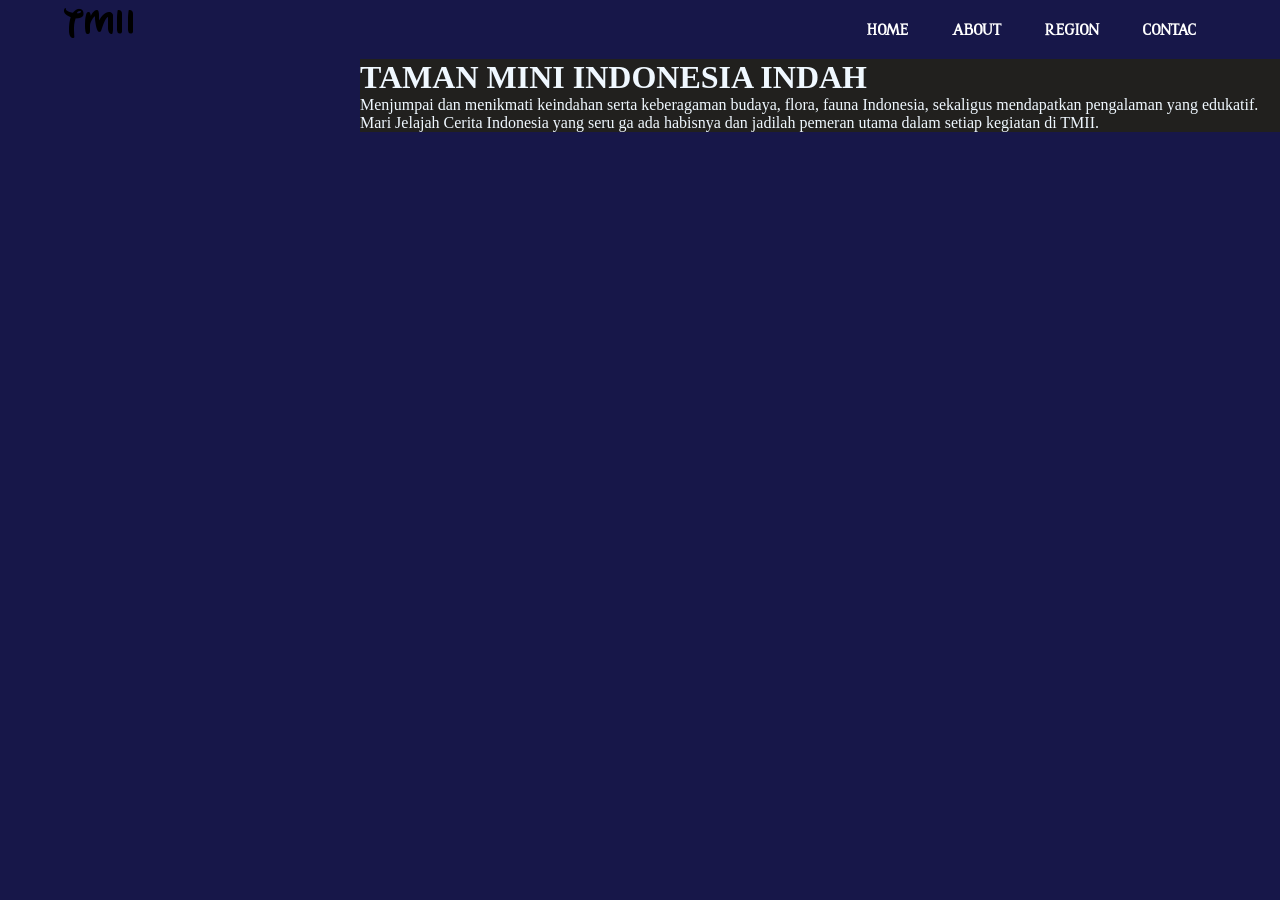
<file: about.html>
<!DOCTYPE html>
<html lang="en">
<head>
    <meta charset="UTF-8">
    <meta name="viewport" content="width=device-width, initial-scale=1.0">
    <title>TMII |ABOUT</title>
    <link rel="stylesheet" href="about.css">
    <link rel="stylesheet" href="https://cdnjs.cloudflare.com/ajax/libs/font-awesome/6.2.0/css/all.min.css">
    <link rel="icon" href="./img/img/icon-tmii.jpg" type="image/gif" sizes="16x16">
    <!-- link icon web utama -->
    <link href='https://unpkg.com/boxicons@2.1.4/css/boxicons.min.css' rel='stylesheet'>
</head>

<body>
    <div class="container">

        <div class="navbar"> 
            <h1 class="logo">TMII</h1>
            <ul>
                <li><a href="">HOME</a></li>
                <li><a href="">ABOUT</a></li>
                <li><a href="">REGION</a></li>
                <li><a href="">CONTAC</a></li>
            </ul>
        </div>

        <div class="info1">
            <h1>TAMAN MINI INDONESIA INDAH</h1>
            <div class="box">
                <div class="box-info">
                    <p>Menjumpai dan menikmati keindahan serta keberagaman budaya, flora, fauna Indonesia, sekaligus mendapatkan pengalaman yang edukatif.<br> 
                    Mari Jelajah Cerita Indonesia yang seru ga ada habisnya dan jadilah pemeran utama dalam setiap kegiatan di TMII.</p>
                </div>
            </div>
        </div>

    </div>
    
</body>
</html>
</file>
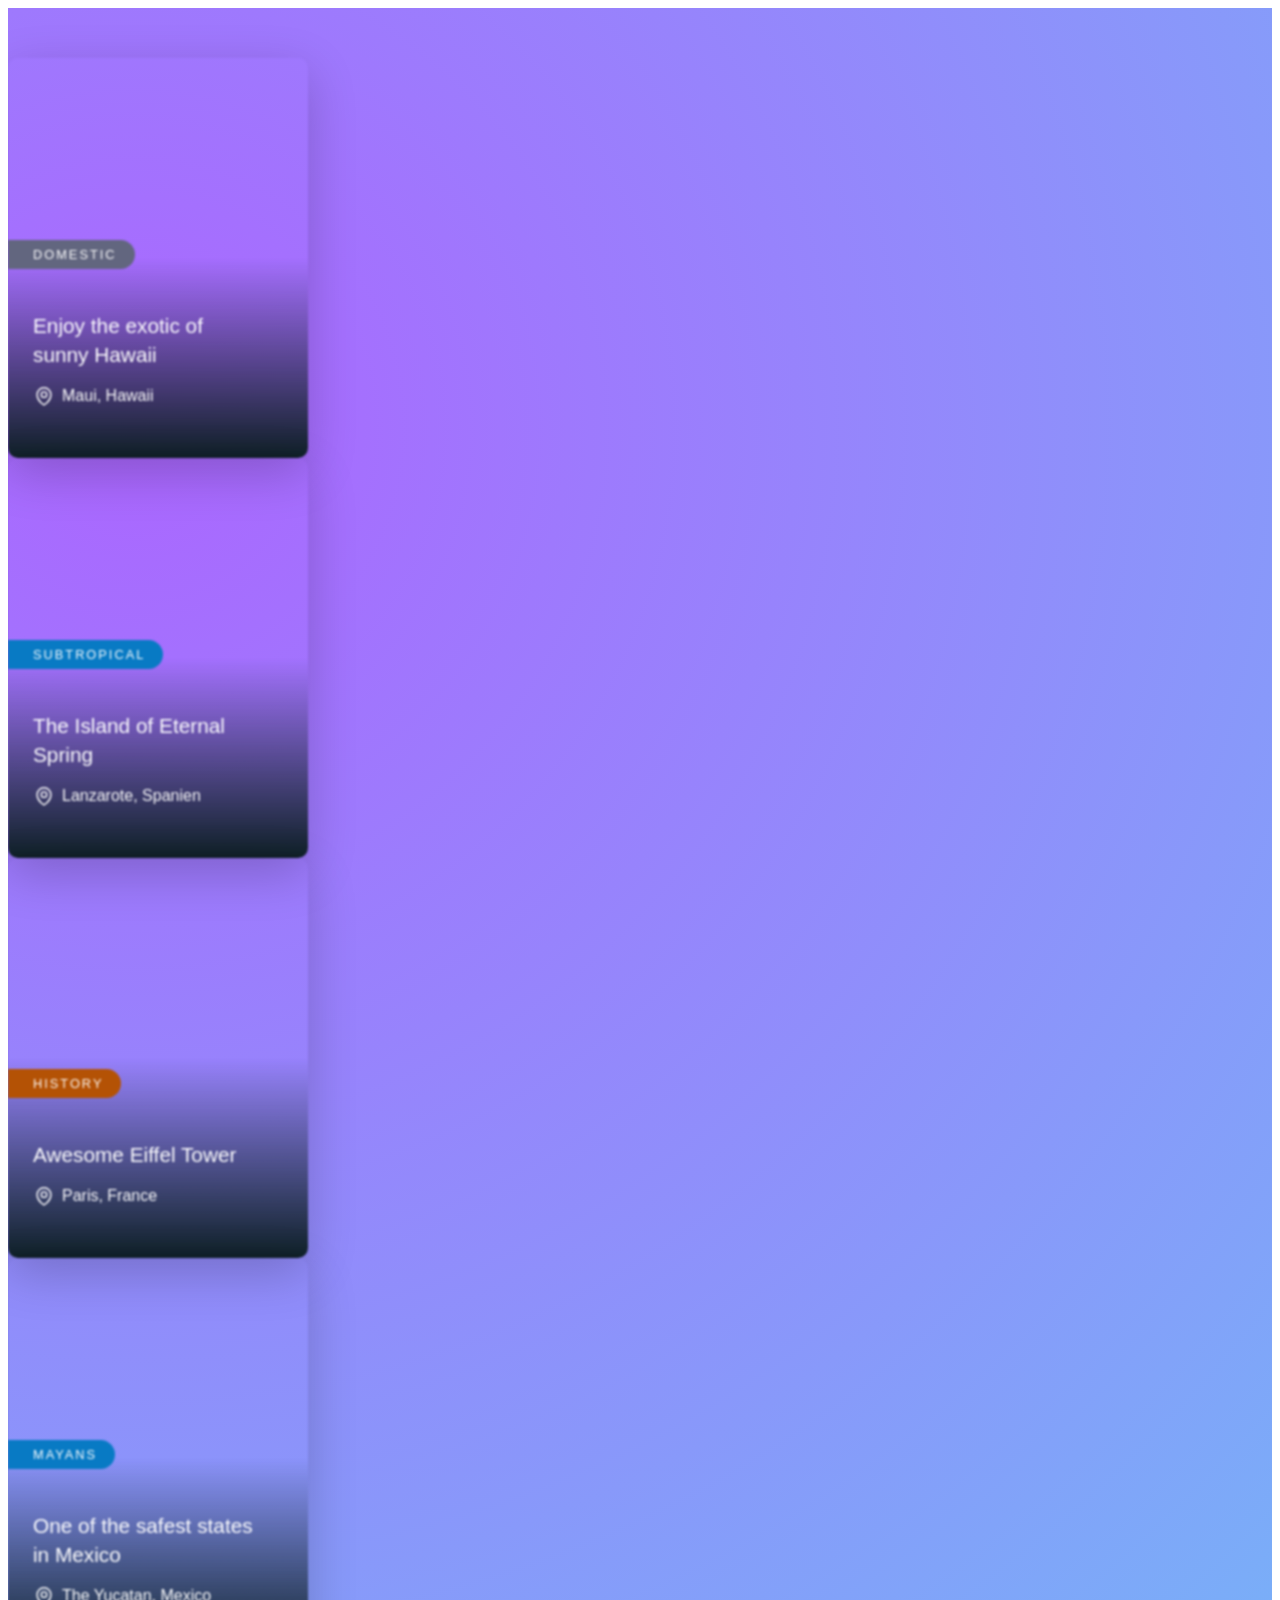
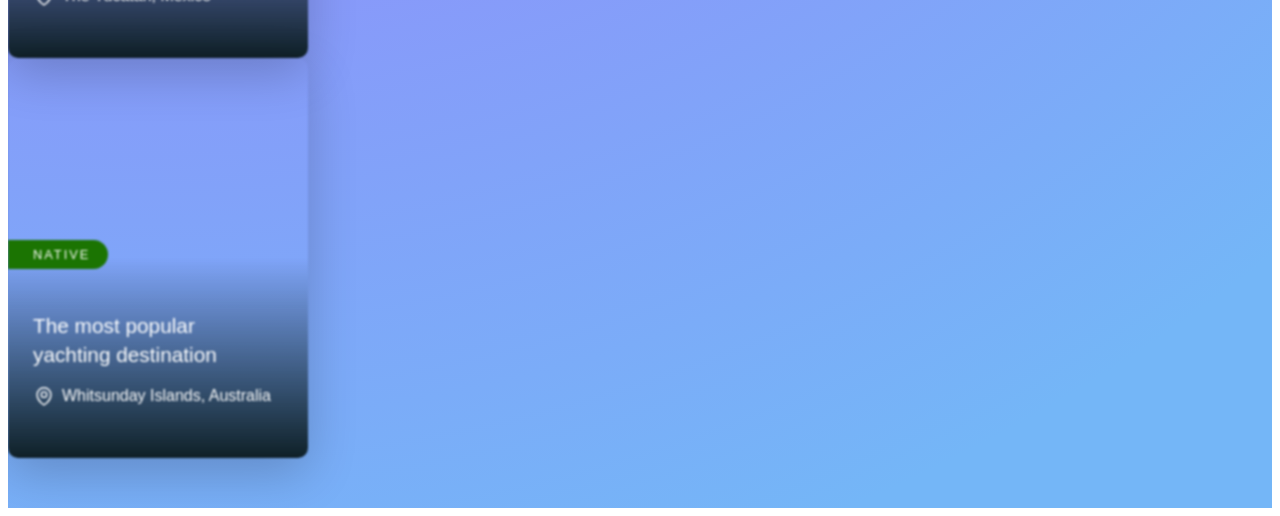
<file: coba.html>
<!DOCTYPE html>
<html lang="en">

<head>
    <meta charset="UTF-8">
    <meta name="viewport" content="width=device-width, initial-scale=1.0">
    <style>
        section {
            position: relative;
            width: 100%;
            min-height: 100vh;
            display: flex;
            justify-content: center;
            align-items: center;
            background-image: radial-gradient(circle farthest-corner at 10% 20%, rgba(171, 102, 255, 1) 0%, rgba(116, 182, 247, 1) 90%);
            overflow: hidden;
        }

        .swiper {
            width: 100%;
            padding-top: 50px;
            padding-bottom: 50px;
        }

        .swiper-slide {
            width: 300px;
            height: 400px;
            box-shadow: 0 15px 50px rgba(0, 0, 0, 0.2);
            filter: blur(1px);
            border-radius: 10px;
            display: flex;
            flex-direction: column;
            justify-content: end;
            align-items: self-start;
        }

        .swiper-slide-active {
            filter: blur(0px);
        }

        .swiper-pagination-bullet,
        .swiper-pagination-bullet-active {
            background: #fff;
        }

        .swiper-slide span {
            text-transform: uppercase;
            color: #fff;
            background: #1b7402;
            padding: 7px 18px 7px 25px;
            display: inline-block;
            border-radius: 0 20px 20px 0px;
            letter-spacing: 2px;
            font-size: 0.8rem;
            font-family: "Open Sans", sans-serif;
        }

        .swiper-slide--one span {
            background: #62667f;
        }

        .swiper-slide--two span {
            background: #087ac4;
        }

        .swiper-slide--three span {
            background: #b45205;
        }

        .swiper-slide--four span {
            background: #087ac4;
        }

        .swiper-slide h2 {
            color: #fff;
            font-family: "Roboto", sans-serif;
            font-weight: 400;
            font-size: 1.3rem;
            line-height: 1.4;
            margin-bottom: 15px;
            padding: 25px 45px 0 25px;
        }

        .swiper-slide p {
            color: #fff;
            font-family: "Roboto", sans-serif;
            font-weight: 300;
            display: flex;
            align-items: center;
            padding: 0 25px 35px 25px;
        }

        .swiper-slide svg {
            color: #fff;
            width: 22px;
            height: 22px;
            margin-right: 7px;
        }

        .swiper-slide--one {
            background: linear-gradient(to top, #0f2027, #203a4300, #2c536400),
                url(https://images.unsplash.com/photo-1556206079-747a7a424d3d?ixlib=rb-4.0.3&ixid=MnwxMjA3fDB8MHxwaG90by1wYWdlfHx8fGVufDB8fHx8&auto=format&fit=crop&w=871&q=80) no-repeat 50% 50% / cover;
        }

        .swiper-slide--two {
            background: linear-gradient(to top, #0f2027, #203a4300, #2c536400),
                url("https://images.unsplash.com/photo-1571900670723-a317a66e3fb7?ixlib=rb-4.0.3&ixid=MnwxMjA3fDB8MHxwaG90by1wYWdlfHx8fGVufDB8fHx8&auto=format&fit=crop&w=423&q=80") no-repeat 50% 50% / cover;
        }

        .swiper-slide--three {
            background: linear-gradient(to top, #0f2027, #203a4300, #2c536400),
                url("https://images.unsplash.com/photo-1549144511-f099e773c147?ixlib=rb-4.0.3&ixid=MnwxMjA3fDB8MHxwaG90by1wYWdlfHx8fGVufDB8fHx8&auto=format&fit=crop&w=387&q=80") no-repeat 50% 50% / cover;
        }

        .swiper-slide--four {
            background: linear-gradient(to top, #0f2027, #203a4300, #2c536400),
                url("https://images.unsplash.com/photo-1650367310179-e1b5b8e453c3?ixlib=rb-4.0.3&ixid=MnwxMjA3fDB8MHxwaG90by1wYWdlfHx8fGVufDB8fHx8&auto=format&fit=crop&w=870&q=80") no-repeat 50% 50% / cover;
        }

        .swiper-slide--five {
            background: linear-gradient(to top, #0f2027, #203a4300, #2c536400),
                url("https://images.unsplash.com/photo-1596521864207-13d46b1a0c78?ixlib=rb-4.0.3&ixid=MnwxMjA3fDB8MHxwaG90by1wYWdlfHx8fGVufDB8fHx8&auto=format&fit=crop&w=774&q=80") no-repeat 50% 50% / cover;
        }

        .swiper-3d .swiper-slide-shadow-left,
        .swiper-3d .swiper-slide-shadow-right {
            background-image: none;
        }
    </style>
    <title>Slider Gambar</title>
</head>

<body>

    <section>
        <div class="swiper">
            <div class="swiper-wrapper">
                <div class="swiper-slide swiper-slide--one">
                    <span>domestic</span>
                    <div>
                        <h2>Enjoy the exotic of sunny Hawaii</h2>
                        <p>
                            <svg xmlns="http://www.w3.org/2000/svg" fill="none" viewBox="0 0 24 24" stroke-width="1.5"
                                stroke="currentColor" class="w-6 h-6">
                                <path stroke-linecap="round" stroke-linejoin="round"
                                    d="M15 10.5a3 3 0 11-6 0 3 3 0 016 0z" />
                                <path stroke-linecap="round" stroke-linejoin="round"
                                    d="M19.5 10.5c0 7.142-7.5 11.25-7.5 11.25S4.5 17.642 4.5 10.5a7.5 7.5 0 1115 0z" />
                            </svg>
                            Maui, Hawaii
                        </p>
                    </div>
                </div>
                <div class="swiper-slide swiper-slide--two">
                    <span>subtropical</span>
                    <div>
                        <h2>The Island of Eternal Spring</h2>
                        <p>
                            <svg xmlns="http://www.w3.org/2000/svg" fill="none" viewBox="0 0 24 24" stroke-width="1.5"
                                stroke="currentColor" class="w-6 h-6">
                                <path stroke-linecap="round" stroke-linejoin="round"
                                    d="M15 10.5a3 3 0 11-6 0 3 3 0 016 0z" />
                                <path stroke-linecap="round" stroke-linejoin="round"
                                    d="M19.5 10.5c0 7.142-7.5 11.25-7.5 11.25S4.5 17.642 4.5 10.5a7.5 7.5 0 1115 0z" />
                            </svg>
                            Lanzarote, Spanien
                        </p>
                    </div>
                </div>

                <div class="swiper-slide swiper-slide--three">
                    <span>history</span>
                    <div>
                        <h2>Awesome Eiffel Tower</h2>
                        <p>
                            <svg xmlns="http://www.w3.org/2000/svg" fill="none" viewBox="0 0 24 24" stroke-width="1.5"
                                stroke="currentColor" class="w-6 h-6">
                                <path stroke-linecap="round" stroke-linejoin="round"
                                    d="M15 10.5a3 3 0 11-6 0 3 3 0 016 0z" />
                                <path stroke-linecap="round" stroke-linejoin="round"
                                    d="M19.5 10.5c0 7.142-7.5 11.25-7.5 11.25S4.5 17.642 4.5 10.5a7.5 7.5 0 1115 0z" />
                            </svg>
                            Paris, France
                        </p>
                    </div>
                </div>

                <div class="swiper-slide swiper-slide--four">
                    <span>Mayans</span>
                    <div>
                        <h2>One of the safest states in Mexico</h2>
                        <p>
                            <svg xmlns="http://www.w3.org/2000/svg" fill="none" viewBox="0 0 24 24" stroke-width="1.5"
                                stroke="currentColor" class="w-6 h-6">
                                <path stroke-linecap="round" stroke-linejoin="round"
                                    d="M15 10.5a3 3 0 11-6 0 3 3 0 016 0z" />
                                <path stroke-linecap="round" stroke-linejoin="round"
                                    d="M19.5 10.5c0 7.142-7.5 11.25-7.5 11.25S4.5 17.642 4.5 10.5a7.5 7.5 0 1115 0z" />
                            </svg>
                            The Yucatan, Mexico
                        </p>
                    </div>
                </div>

                <div class="swiper-slide swiper-slide--five">
                    <span>native</span>
                    <div>
                        <h2>The most popular yachting destination</h2>
                        <p>
                            <svg xmlns="http://www.w3.org/2000/svg" fill="none" viewBox="0 0 24 24" stroke-width="1.5"
                                stroke="currentColor" class="w-6 h-6">
                                <path stroke-linecap="round" stroke-linejoin="round"
                                    d="M15 10.5a3 3 0 11-6 0 3 3 0 016 0z" />
                                <path stroke-linecap="round" stroke-linejoin="round"
                                    d="M19.5 10.5c0 7.142-7.5 11.25-7.5 11.25S4.5 17.642 4.5 10.5a7.5 7.5 0 1115 0z" />
                            </svg>
                            Whitsunday Islands, Australia
                        </p>
                    </div>
                </div>
            </div>
            <div class="swiper-pagination"></div>
        </div>
    </section>
    
    <script>
        var swiper = new Swiper(".swiper", {
            effect: "coverflow",
            grabCursor: true,
            centeredSlides: true,
            slidesPerView: "auto",
            coverflowEffect: {
                rotate: 0,
                stretch: 0,
                depth: 100,
                modifier: 2,
                slideShadows: true
            },
            spaceBetween: 60,
            loop: true,
            pagination: {
                el: ".swiper-pagination",
                clickable: true
            }
        });
    </script>

</body>

</html>
</file>
<file: about.css>
/* font judul tmii */
@font-face {
    font-family: walto;
    src: url(font/waltographUI.ttf);
}

/* icon */
@font-face {
    font-family: roma;
    src: url(font/ROMANUS.otf);
}

* {
    margin: 0;
    padding: 0;
}

body {
    background-color: rgb(23, 23, 73);
}



/* navbar */
.navbar {
    width: 90%;
    pad: 30px;
    margin: auto;
    display: flex;
    align-items: center;
    justify-content: space-between;
}

.logo {
    width: 160px;
    margin-top: -10px;
    cursor: pointer;
    font-family: walto;
}

.navbar ul li {
    list-style: none;
    display: inline-block;
    margin: 20px;
    font-family: roma;
}

.navbar ul li a {
    text-decoration: none;
    text-transform: uppercase;
    color: #fff;
    font-weight: 600;
    background: transparent;
}

li a:hover {
    background: #fff;
    transition: 0.5s;
    text-decoration: none;
}

.navbar a:hover {
    color: rgb(49, 40, 113);
}

.info1 {
    position: relative;
    color: aliceblue;
    background-color: rgb(33, 32, 30);
    margin-left: 40vh;
}
</file>
